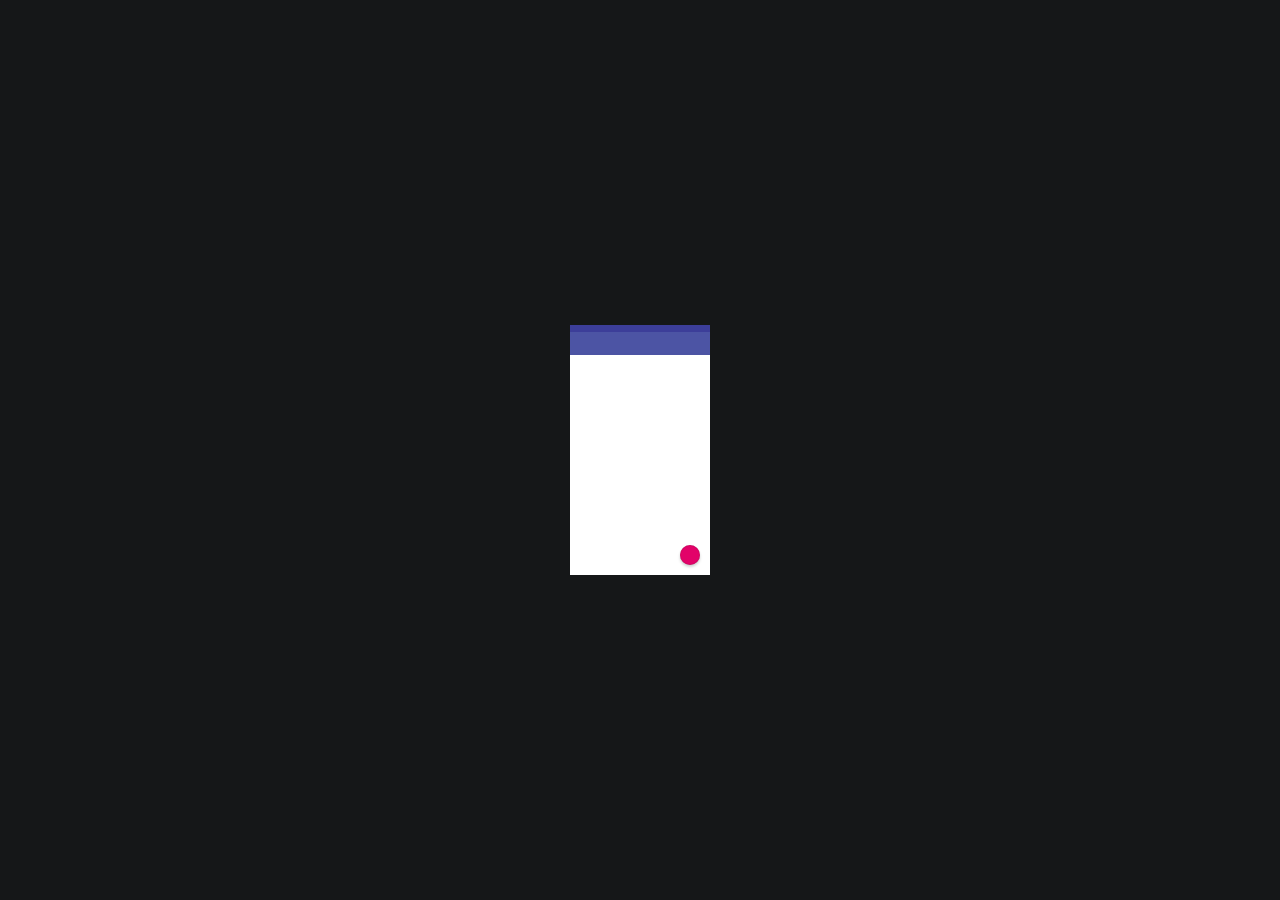
<file: animation/index.html>
<html>

<head>
    <title>Animation</title>
    <link rel="stylesheet" type="text/css" href="style.css">
    <link rel="icon" type="image/png" href="https://u.teknik.io/aL524.png">
</head>

<body>
    <main rel='main'>
        <section role='presentation'>
            <header></header>
            <article></article>
            <button></button>
        </section>
    </main>
</body>

</html>
</file>
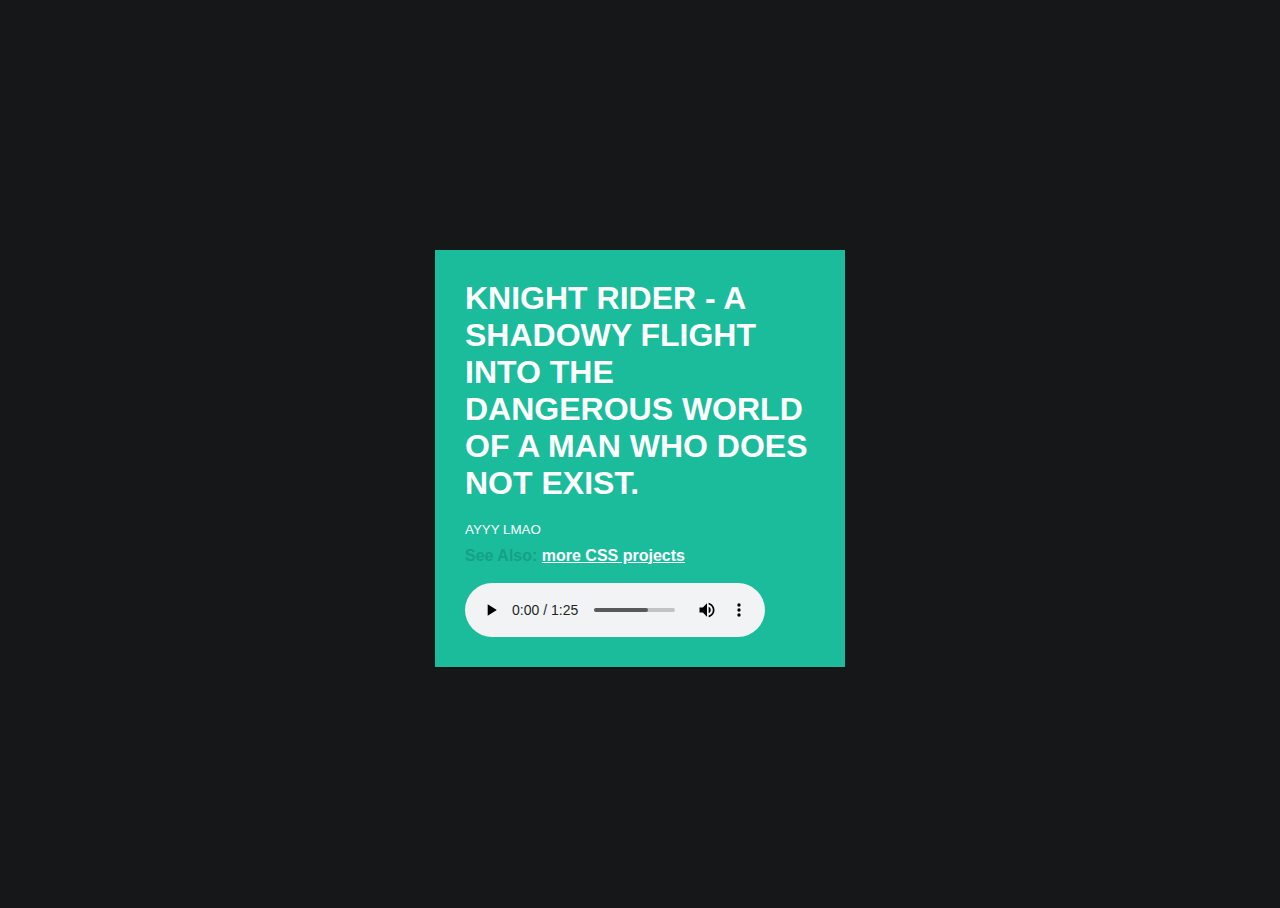
<file: card/index.html>
<html>

<head>
    <title>Card</title>
    <link rel="stylesheet" type="text/css" href="style.css">
    <link rel="icon" type="image/png" href="https://u.teknik.io/aL524.png">
</head>

<body>
    <div class="card">
        <h1 class="entry-title">
            <a href="#">Knight Rider - A shadowy flight into the dangerous world of a man who does not exist.</a>
        </h1>
        <small>Ayyy lmao</small>
        <span>See Also: <a href="/" target="_blank">more CSS projects</a></span>
        <br>
        <audio controls autoplay preload="auto">
            <source src="kr.mp3" type="audio/mpeg">
                Your browser does not support the audio element.
        </audio>
    </div>

</body>

</html>
</file>
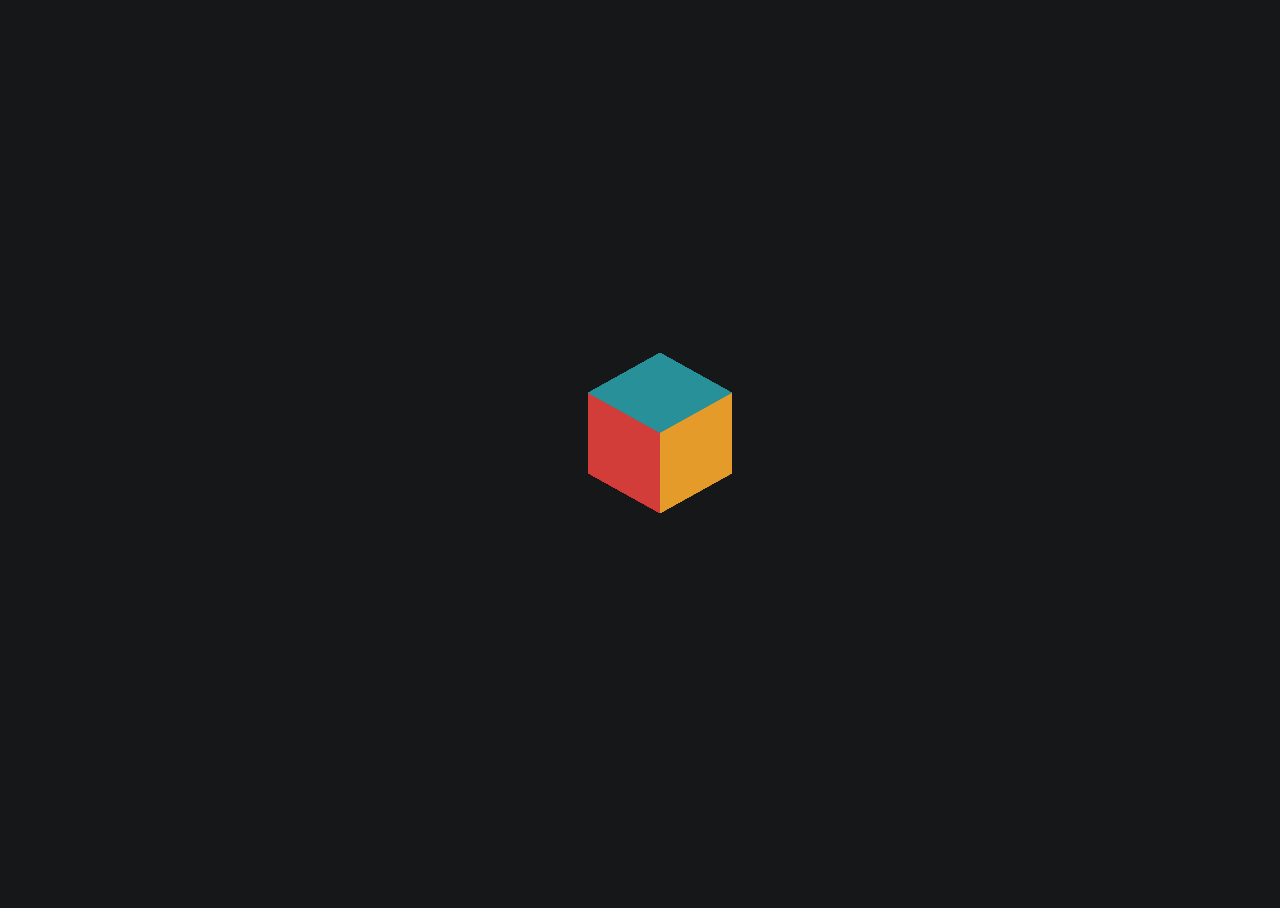
<file: cubes/index.html>
<html>

<head>
    <title>Cubes</title>
    <link rel="stylesheet" type="text/css" href="style.css">
    <link rel="icon" type="image/png" href="https://u.teknik.io/aL524.png">
</head>

<body>
    <div class="layer bottom">
        <div class="cube nw"></div>
        <div class="cube w"></div>
        <div class="cube n"></div>
        <div class="cube ne"></div>
        <div class="cube "></div>
        <div class="cube sw"></div>
        <div class="cube s"></div>
        <div class="cube e"></div>
        <div class="cube se"></div>
    </div>
    <div class="layer">
        <div class="cube nw"></div>
        <div class="cube w"></div>
        <div class="cube n"></div>
        <div class="cube ne"></div>
        <div class="cube "></div>
        <div class="cube sw"></div>
        <div class="cube s"></div>
        <div class="cube e"></div>
        <div class="cube se"></div>
    </div>
    <div class="layer top">
        <div class="cube nw"></div>
        <div class="cube w"></div>
        <div class="cube n"></div>
        <div class="cube ne"></div>
        <div class="cube "></div>
        <div class="cube sw"></div>
        <div class="cube s"></div>
        <div class="cube e"></div>
        <div class="cube se"></div>
    </div>
</body>

</html>
</file>
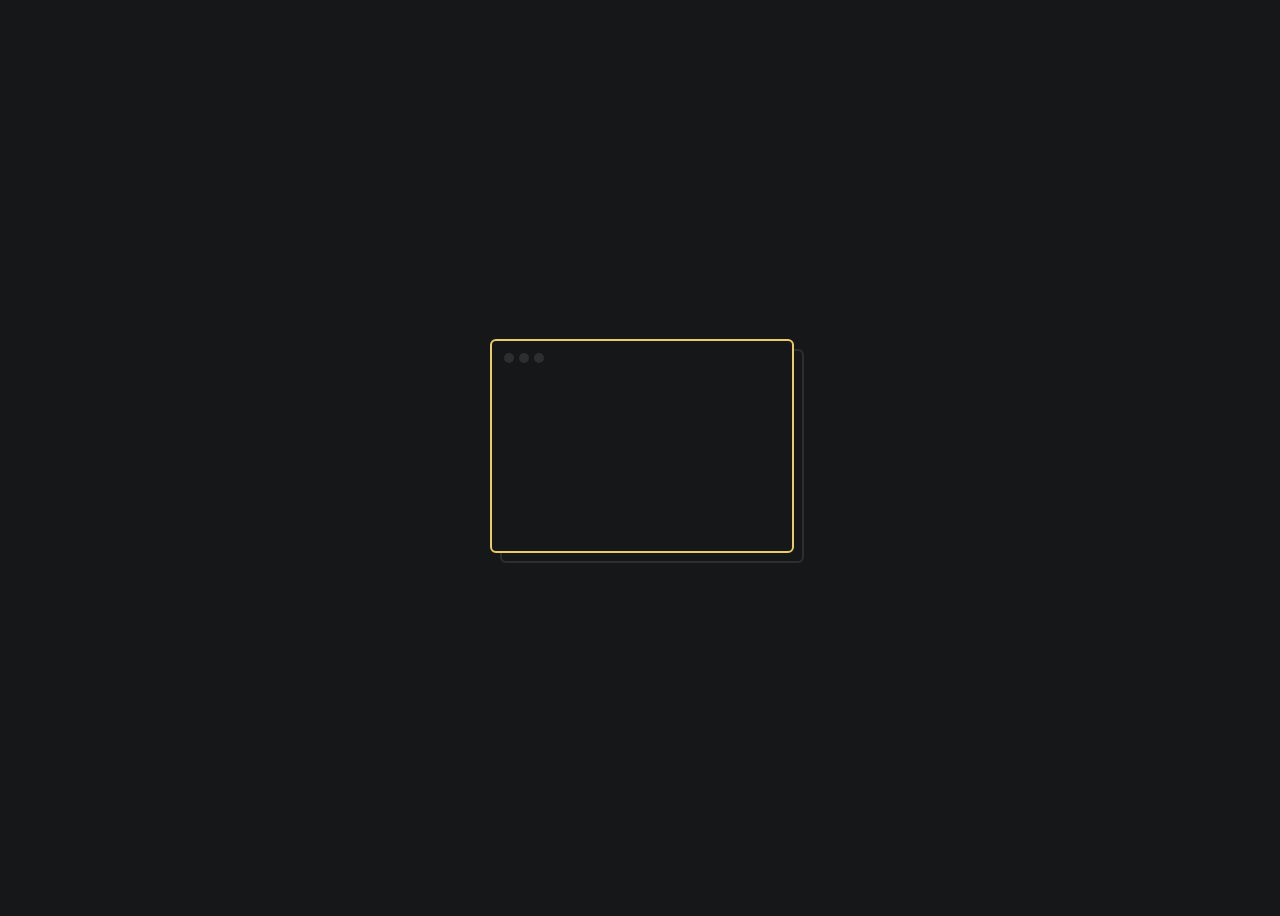
<file: morph/index.html>
<html>

<head>
    <title>Morph</title>
    <link rel="stylesheet" type="text/css" href="style.css">
    <link rel="icon" type="image/png" href="https://u.teknik.io/aL524.png">
</head>

<body>
    <div class="absolute-center">

        <figure class="device">
            <figcaption class="ir">
            </figcaption>
        </figure>

    </div>
</body>

</html>
</file>
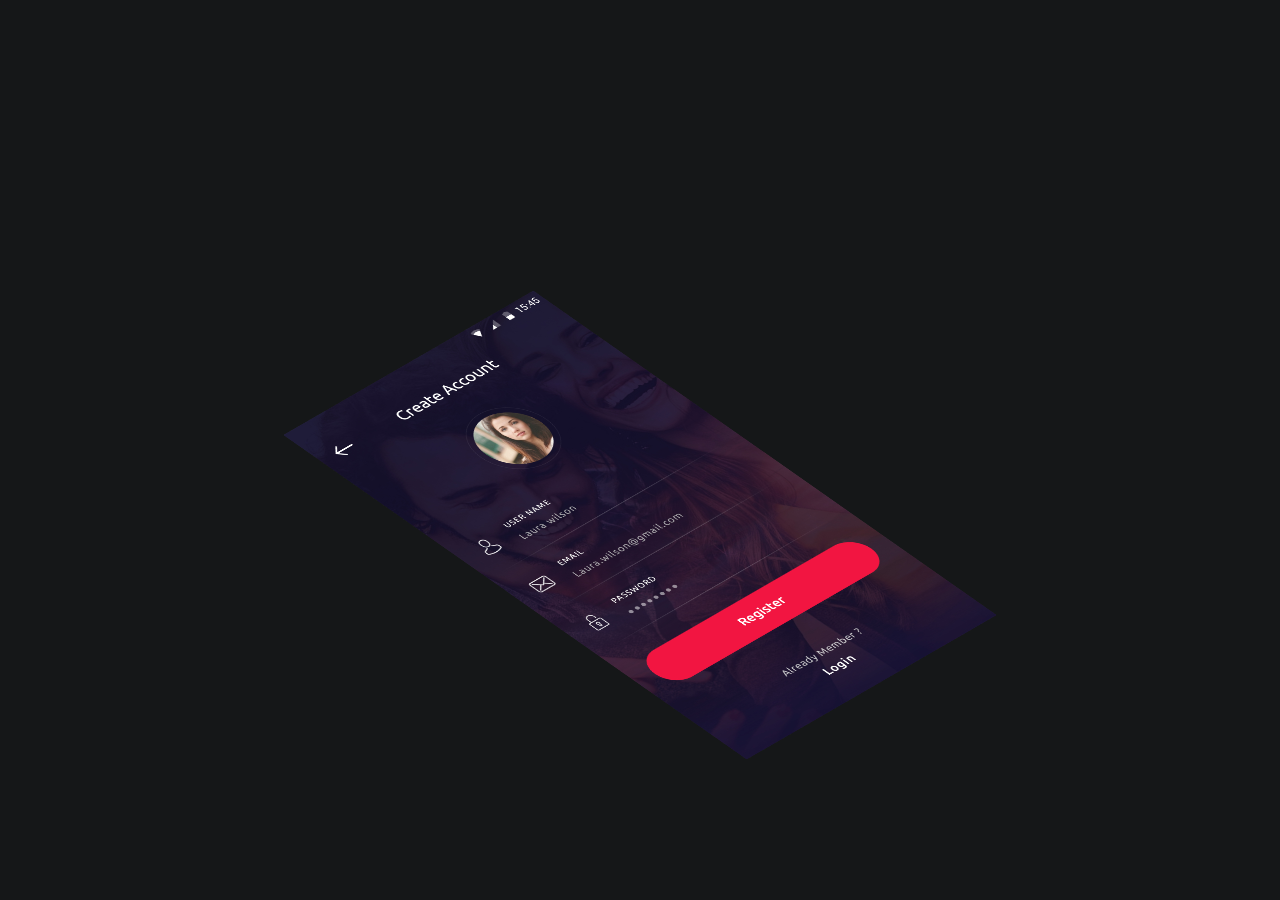
<file: stack/index.html>
<html>

<head>
    <title>Stacking</title>
    <link rel="stylesheet" type="text/css" href="style.css">
    <link rel="icon" type="image/png" href="https://u.teknik.io/aL524.png">
</head>

<body>
    <div class="box">
        <div class="layer"></div>
        <div class="layer"></div>
        <div class="layer"></div>
        <div class="layer"></div>
    </div>
</body>

</html>
</file>
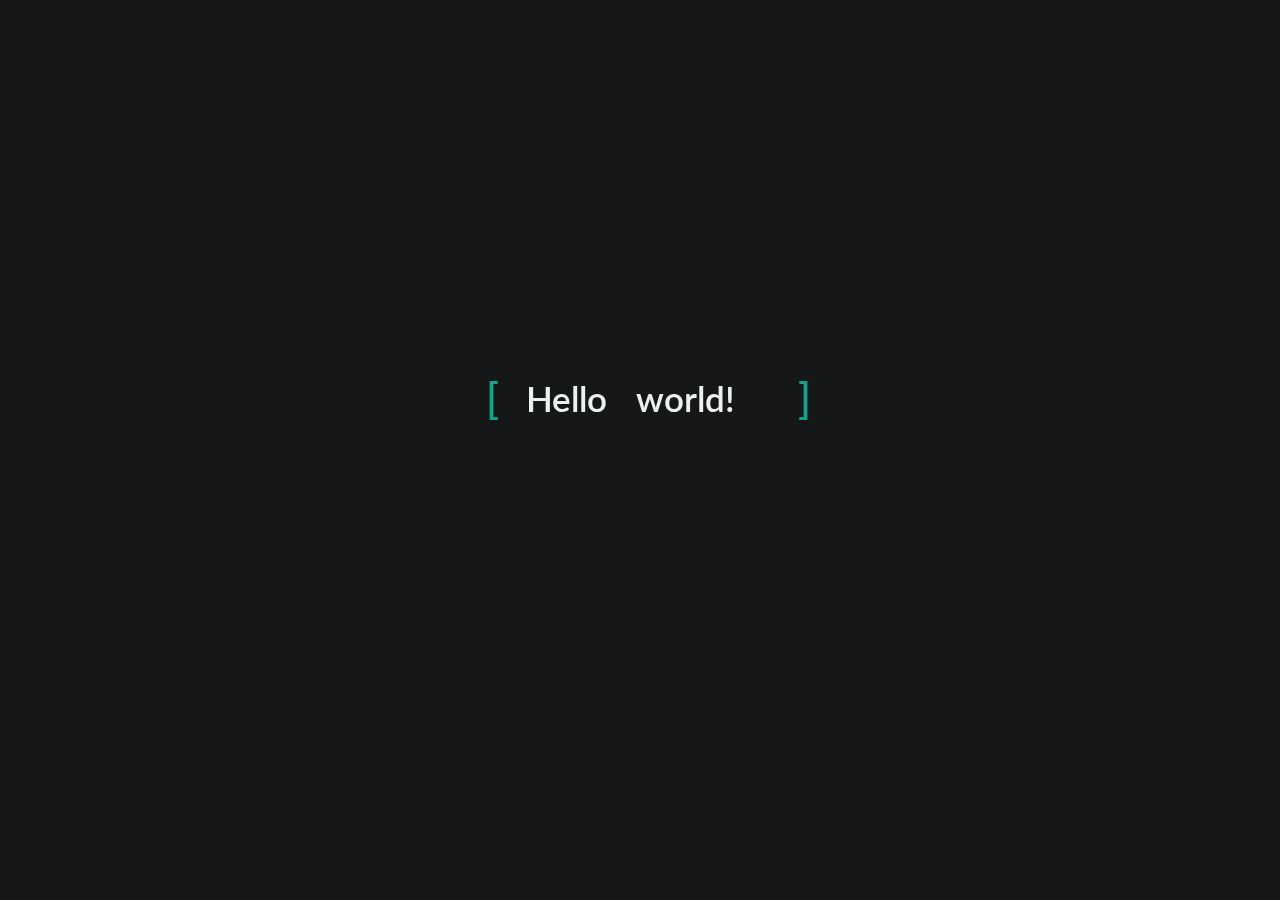
<file: welcome/index.html>
<html>

<head>
    <title>Welcome</title>
    <link rel="stylesheet" type="text/css" href="style.css">
    <link rel="icon" type="image/png" href="https://u.teknik.io/aL524.png">
</head>

<body>
    <link href="https://fonts.googleapis.com/css?family=Lato" rel="stylesheet">

    <div class="content">
        <div class="content__container">
            <p class="content__container__text">
                Hello
            </p>

            <ul class="content__container__list">
                <li class="content__container__list__item">world!</li>
                <li class="content__container__list__item">mono!</li>
                <li class="content__container__list__item">oliver!</li>
                <li class="content__container__list__item">peanuts!</li>
            </ul>
        </div>
    </div>
</body>

</html>
</file>
<file: animation/style.css>
section {
    position: relative;
    width: 140px;
    height: 250px;
    background-color: #efeff3;
    -webkit-animation: window forwards 4s infinite;
    animation: window forwards 4s infinite;
    overflow: hidden;
}

section>* {
    position: absolute;
}

header {
    top: 0;
    left: 0;
    width: 100%;
    height: 30px;
    border-top: 7px solid #3c3e99;
    background-color: #4c54a4;
    -webkit-animation: header forwards 4s infinite;
    animation: header forwards 4s infinite;
}

article {
    top: 30px;
    left: 50%;
    width: 140px;
    height: 220px;
    box-shadow: 0 2px 4px rgba(100, 100, 100, 0.1);
    background-color: #fff;
    -webkit-transform: translateX(-50%);
    transform: translateX(-50%);
    -webkit-animation: article forwards 4s infinite;
    animation: article forwards 4s infinite;
}

article::after {
    position: absolute;
    top: 100%;
    margin-top: 15px;
    width: 100%;
    height: 100px;
    background-color: #fff;
    box-shadow: 0 2px 4px rgba(100, 100, 100, 0.1);
    content: '';
}

button {
    position: absolute;
    right: 10px;
    top: 220px;
    margin: 0;
    padding: 0;
    width: 20px;
    height: 20px;
    border: 0;
    border-radius: 100%;
    box-shadow: inset 0 0 1px rgba(0, 0, 0, 0.4), 0 2px 3px rgba(0, 0, 0, 0.2);
    -webkit-appearance: none;
    background-color: #e20269;
    -webkit-animation: button forwards 4s infinite;
    animation: button forwards 4s infinite;
}

@-webkit-keyframes window {
    0%,
    15%,
    90% {
        width: 140px;
        height: 250px;
    }
    30%,
    45% {
        width: 400px;
        height: 300px;
    }
    60%,
    75% {
        width: 560px;
        height: 370px;
    }
}

@keyframes window {
    0%,
    15%,
    90% {
        width: 140px;
        height: 250px;
    }
    30%,
    45% {
        width: 400px;
        height: 300px;
    }
    60%,
    75% {
        width: 560px;
        height: 370px;
    }
}

@-webkit-keyframes header {
    0%,
    15%,
    90% {
        width: 100%;
        height: 30px;
        border-top-width: 7px;
    }
    30%,
    45% {
        height: 90px;
        border-top-width: 12px;
    }
    60%,
    75% {
        height: 105px;
        border-top-width: 14px;
    }
}

@keyframes header {
    0%,
    15%,
    90% {
        width: 100%;
        height: 30px;
        border-top-width: 7px;
    }
    30%,
    45% {
        height: 90px;
        border-top-width: 12px;
    }
    60%,
    75% {
        height: 105px;
        border-top-width: 14px;
    }
}

@-webkit-keyframes article {
    0%,
    15%,
    90% {
        top: #4c54a4;
        width: 140px;
        height: 220px;
    }
    30%,
    45% {
        top: 35px;
        width: 270px;
        height: 220px;
    }
    60%,
    75% {
        top: 35px;
        width: 290px;
        height: 225px;
    }
}

@keyframes article {
    0%,
    15%,
    90% {
        top: #4c54a4;
        width: 140px;
        height: 220px;
    }
    30%,
    45% {
        top: 35px;
        width: 270px;
        height: 220px;
    }
    60%,
    75% {
        top: 35px;
        width: 290px;
        height: 225px;
    }
}

@-webkit-keyframes button {
    0%,
    15%,
    90% {
        right: 10px;
        top: 220px;
        width: 20px;
        height: 20px;
    }
    30%,
    45% {
        right: 20px;
        top: 77px;
        width: 26px;
        height: 26px;
    }
    60%,
    75% {
        right: 25px;
        top: 92px;
        width: 26px;
        height: 26px;
    }
}

@keyframes button {
    0%,
    15%,
    90% {
        right: 10px;
        top: 220px;
        width: 20px;
        height: 20px;
    }
    30%,
    45% {
        right: 20px;
        top: 77px;
        width: 26px;
        height: 26px;
    }
    60%,
    75% {
        right: 25px;
        top: 92px;
        width: 26px;
        height: 26px;
    }
}

* {
    box-sizing: border-box;
}

html,
body {
    margin: 0;
    padding: 0;
    height: 100%;
}

body {
    display: flex;
    justify-content: center;
    align-items: center;
    background-color: #151718;
}

.credit {
    display: none;
    position: fixed;
    right: 20px;
    bottom: 20px;
    margin: 0;
    color: #fff;
    font-size: 14px;
    font-family: Avenir Next, Helvetica Neue, sans-serif;
}

@media (min-height: 500px) {
    .credit {
        display: block;
    }
}

.credit a {
    display: inline-block;
    color: #fff;
    text-decoration: none;
    border-bottom: 1px dashed rgba(255, 255, 255, 0.3);
    transition: border-color ease-out .15s;
}

.credit a:focus,
.credit a:hover {
    border-bottom-color: #fff;
}
</file>
<file: card/style.css>
html,
body {
    height: 100%;
}

body {
    background: #151718;
    display: flex;
}

.card {
    width: 350px;
    padding: 30px;
    background: #1abc9c;
    margin: auto;
    transition: .3s ease;
    box-shadow: 0 1px 1px rgba(0, 0, 0, 0.3);
}

.card:hover {
    box-shadow: 0 5px 20px rgba(0, 0, 0, 0.8);
    transform: translateY(-10px) scale(1.02);
}

.card:hover .entry-title {
    background-position: -100% 0;
}

.entry-title {
    background: linear-gradient(to right, rgba(255, 255, 255, 0) 50%, #16a085 50%);
    background-size: 200%;
    background-position: 0 0;
    display: inline;
    transition: .5s ease-in-out;
    font-family: raleway, arial, sans-serif;
    text-transform: uppercase;
}

.entry-title a {
    color: white;
    text-decoration: none;
}

small {
    margin-top: 20px;
    display: block;
    font-family: raleway, arial, sans-serif;
    color: white;
    text-transform: uppercase;
}

small a {
    font-weight: 700;
    color: white;
    text-decoration: none;
}

span {
    display: block;
    margin-top: 10px;
    font-family: raleway, arial, sans-serif;
    font-weight: 700;
    color: #16a085;
}

span a {
    color: white;
}
</file>
<file: cubes/style.css>
.layer {
    position: absolute;
    width: 100%;
    height: 100%;
}

.layer.top {
    -webkit-animation: 3.7s top cubic-bezier(0.645, 0.045, 0.355, 1) infinite;
    animation: 3.7s top cubic-bezier(0.645, 0.045, 0.355, 1) infinite;
}

.layer.bottom {
    -webkit-animation: 3.7s bottom cubic-bezier(0.645, 0.045, 0.355, 1) infinite;
    animation: 3.7s bottom cubic-bezier(0.645, 0.045, 0.355, 1) infinite;
}

.n {
    -webkit-animation: 3.7s "n" cubic-bezier(0.645, 0.045, 0.355, 1) infinite;
    animation: 3.7s "n" cubic-bezier(0.645, 0.045, 0.355, 1) infinite;
}

@-webkit-keyframes n {
    0%,
    83.33%,
    100% {
        -webkit-transform: matrix(0.9, 0.5, 0, 1, 0, 0) translate(79px, -79px);
        transform: matrix(0.9, 0.5, 0, 1, 0, 0) translate(79px, -79px);
    }
    16.66% {
        -webkit-transform: matrix(0.9, 0.5, 0, 1, 0, 0) translate(79px, -79px);
        transform: matrix(0.9, 0.5, 0, 1, 0, 0) translate(79px, -79px);
    }
    33.33%,
    50% {
        -webkit-transform: matrix(0.9, 0.5, 0, 1, 0, 0) translate(158px, -158px);
        transform: matrix(0.9, 0.5, 0, 1, 0, 0) translate(158px, -158px);
    }
    66.66% {
        -webkit-transform: matrix(0.9, 0.5, 0, 1, 0, 0) translate(158px, -158px);
        transform: matrix(0.9, 0.5, 0, 1, 0, 0) translate(158px, -158px);
    }
}

@keyframes n {
    0%,
    83.33%,
    100% {
        -webkit-transform: matrix(0.9, 0.5, 0, 1, 0, 0) translate(79px, -79px);
        transform: matrix(0.9, 0.5, 0, 1, 0, 0) translate(79px, -79px);
    }
    16.66% {
        -webkit-transform: matrix(0.9, 0.5, 0, 1, 0, 0) translate(79px, -79px);
        transform: matrix(0.9, 0.5, 0, 1, 0, 0) translate(79px, -79px);
    }
    33.33%,
    50% {
        -webkit-transform: matrix(0.9, 0.5, 0, 1, 0, 0) translate(158px, -158px);
        transform: matrix(0.9, 0.5, 0, 1, 0, 0) translate(158px, -158px);
    }
    66.66% {
        -webkit-transform: matrix(0.9, 0.5, 0, 1, 0, 0) translate(158px, -158px);
        transform: matrix(0.9, 0.5, 0, 1, 0, 0) translate(158px, -158px);
    }
}

.s {
    -webkit-animation: 3.7s "s" cubic-bezier(0.645, 0.045, 0.355, 1) infinite;
    animation: 3.7s "s" cubic-bezier(0.645, 0.045, 0.355, 1) infinite;
}

@-webkit-keyframes s {
    0%,
    83.33%,
    100% {
        -webkit-transform: matrix(0.9, 0.5, 0, 1, 0, 0) translate(-79px, 79px);
        transform: matrix(0.9, 0.5, 0, 1, 0, 0) translate(-79px, 79px);
    }
    16.66% {
        -webkit-transform: matrix(0.9, 0.5, 0, 1, 0, 0) translate(-79px, 79px);
        transform: matrix(0.9, 0.5, 0, 1, 0, 0) translate(-79px, 79px);
    }
    33.33%,
    50% {
        -webkit-transform: matrix(0.9, 0.5, 0, 1, 0, 0) translate(-158px, 158px);
        transform: matrix(0.9, 0.5, 0, 1, 0, 0) translate(-158px, 158px);
    }
    66.66% {
        -webkit-transform: matrix(0.9, 0.5, 0, 1, 0, 0) translate(-158px, 158px);
        transform: matrix(0.9, 0.5, 0, 1, 0, 0) translate(-158px, 158px);
    }
}

@keyframes s {
    0%,
    83.33%,
    100% {
        -webkit-transform: matrix(0.9, 0.5, 0, 1, 0, 0) translate(-79px, 79px);
        transform: matrix(0.9, 0.5, 0, 1, 0, 0) translate(-79px, 79px);
    }
    16.66% {
        -webkit-transform: matrix(0.9, 0.5, 0, 1, 0, 0) translate(-79px, 79px);
        transform: matrix(0.9, 0.5, 0, 1, 0, 0) translate(-79px, 79px);
    }
    33.33%,
    50% {
        -webkit-transform: matrix(0.9, 0.5, 0, 1, 0, 0) translate(-158px, 158px);
        transform: matrix(0.9, 0.5, 0, 1, 0, 0) translate(-158px, 158px);
    }
    66.66% {
        -webkit-transform: matrix(0.9, 0.5, 0, 1, 0, 0) translate(-158px, 158px);
        transform: matrix(0.9, 0.5, 0, 1, 0, 0) translate(-158px, 158px);
    }
}

.e {
    -webkit-animation: 3.7s "e" cubic-bezier(0.645, 0.045, 0.355, 1) infinite;
    animation: 3.7s "e" cubic-bezier(0.645, 0.045, 0.355, 1) infinite;
}

@-webkit-keyframes e {
    0%,
    83.33%,
    100% {
        -webkit-transform: matrix(0.9, 0.5, 0, 1, 0, 0) translate(79px, 0);
        transform: matrix(0.9, 0.5, 0, 1, 0, 0) translate(79px, 0);
    }
    16.66% {
        -webkit-transform: matrix(0.9, 0.5, 0, 1, 0, 0) translate(158px, 0);
        transform: matrix(0.9, 0.5, 0, 1, 0, 0) translate(158px, 0);
    }
    33.33%,
    50% {
        -webkit-transform: matrix(0.9, 0.5, 0, 1, 0, 0) translate(158px, 0);
        transform: matrix(0.9, 0.5, 0, 1, 0, 0) translate(158px, 0);
    }
    66.66% {
        -webkit-transform: matrix(0.9, 0.5, 0, 1, 0, 0) translate(79px, 0);
        transform: matrix(0.9, 0.5, 0, 1, 0, 0) translate(79px, 0);
    }
}

@keyframes e {
    0%,
    83.33%,
    100% {
        -webkit-transform: matrix(0.9, 0.5, 0, 1, 0, 0) translate(79px, 0);
        transform: matrix(0.9, 0.5, 0, 1, 0, 0) translate(79px, 0);
    }
    16.66% {
        -webkit-transform: matrix(0.9, 0.5, 0, 1, 0, 0) translate(158px, 0);
        transform: matrix(0.9, 0.5, 0, 1, 0, 0) translate(158px, 0);
    }
    33.33%,
    50% {
        -webkit-transform: matrix(0.9, 0.5, 0, 1, 0, 0) translate(158px, 0);
        transform: matrix(0.9, 0.5, 0, 1, 0, 0) translate(158px, 0);
    }
    66.66% {
        -webkit-transform: matrix(0.9, 0.5, 0, 1, 0, 0) translate(79px, 0);
        transform: matrix(0.9, 0.5, 0, 1, 0, 0) translate(79px, 0);
    }
}

.w {
    -webkit-animation: 3.7s "w" cubic-bezier(0.645, 0.045, 0.355, 1) infinite;
    animation: 3.7s "w" cubic-bezier(0.645, 0.045, 0.355, 1) infinite;
}

@-webkit-keyframes w {
    0%,
    83.33%,
    100% {
        -webkit-transform: matrix(0.9, 0.5, 0, 1, 0, 0) translate(-79px, 0);
        transform: matrix(0.9, 0.5, 0, 1, 0, 0) translate(-79px, 0);
    }
    16.66% {
        -webkit-transform: matrix(0.9, 0.5, 0, 1, 0, 0) translate(-158px, 0);
        transform: matrix(0.9, 0.5, 0, 1, 0, 0) translate(-158px, 0);
    }
    33.33%,
    50% {
        -webkit-transform: matrix(0.9, 0.5, 0, 1, 0, 0) translate(-158px, 0);
        transform: matrix(0.9, 0.5, 0, 1, 0, 0) translate(-158px, 0);
    }
    66.66% {
        -webkit-transform: matrix(0.9, 0.5, 0, 1, 0, 0) translate(-79px, 0);
        transform: matrix(0.9, 0.5, 0, 1, 0, 0) translate(-79px, 0);
    }
}

@keyframes w {
    0%,
    83.33%,
    100% {
        -webkit-transform: matrix(0.9, 0.5, 0, 1, 0, 0) translate(-79px, 0);
        transform: matrix(0.9, 0.5, 0, 1, 0, 0) translate(-79px, 0);
    }
    16.66% {
        -webkit-transform: matrix(0.9, 0.5, 0, 1, 0, 0) translate(-158px, 0);
        transform: matrix(0.9, 0.5, 0, 1, 0, 0) translate(-158px, 0);
    }
    33.33%,
    50% {
        -webkit-transform: matrix(0.9, 0.5, 0, 1, 0, 0) translate(-158px, 0);
        transform: matrix(0.9, 0.5, 0, 1, 0, 0) translate(-158px, 0);
    }
    66.66% {
        -webkit-transform: matrix(0.9, 0.5, 0, 1, 0, 0) translate(-79px, 0);
        transform: matrix(0.9, 0.5, 0, 1, 0, 0) translate(-79px, 0);
    }
}

.ne {
    -webkit-animation: 3.7s "ne" cubic-bezier(0.645, 0.045, 0.355, 1) infinite;
    animation: 3.7s "ne" cubic-bezier(0.645, 0.045, 0.355, 1) infinite;
}

@-webkit-keyframes ne {
    0%,
    83.33%,
    100% {
        -webkit-transform: matrix(0.9, 0.5, 0, 1, 0, 0) translate(158px, -79px);
        transform: matrix(0.9, 0.5, 0, 1, 0, 0) translate(158px, -79px);
    }
    16.66% {
        -webkit-transform: matrix(0.9, 0.5, 0, 1, 0, 0) translate(237px, -79px);
        transform: matrix(0.9, 0.5, 0, 1, 0, 0) translate(237px, -79px);
    }
    33.33%,
    50% {
        -webkit-transform: matrix(0.9, 0.5, 0, 1, 0, 0) translate(316px, -158px);
        transform: matrix(0.9, 0.5, 0, 1, 0, 0) translate(316px, -158px);
    }
    66.66% {
        -webkit-transform: matrix(0.9, 0.5, 0, 1, 0, 0) translate(237px, -158px);
        transform: matrix(0.9, 0.5, 0, 1, 0, 0) translate(237px, -158px);
    }
}

@keyframes ne {
    0%,
    83.33%,
    100% {
        -webkit-transform: matrix(0.9, 0.5, 0, 1, 0, 0) translate(158px, -79px);
        transform: matrix(0.9, 0.5, 0, 1, 0, 0) translate(158px, -79px);
    }
    16.66% {
        -webkit-transform: matrix(0.9, 0.5, 0, 1, 0, 0) translate(237px, -79px);
        transform: matrix(0.9, 0.5, 0, 1, 0, 0) translate(237px, -79px);
    }
    33.33%,
    50% {
        -webkit-transform: matrix(0.9, 0.5, 0, 1, 0, 0) translate(316px, -158px);
        transform: matrix(0.9, 0.5, 0, 1, 0, 0) translate(316px, -158px);
    }
    66.66% {
        -webkit-transform: matrix(0.9, 0.5, 0, 1, 0, 0) translate(237px, -158px);
        transform: matrix(0.9, 0.5, 0, 1, 0, 0) translate(237px, -158px);
    }
}

.se {
    -webkit-animation: 3.7s "se" cubic-bezier(0.645, 0.045, 0.355, 1) infinite;
    animation: 3.7s "se" cubic-bezier(0.645, 0.045, 0.355, 1) infinite;
}

@-webkit-keyframes se {
    0%,
    83.33%,
    100% {
        -webkit-transform: matrix(0.9, 0.5, 0, 1, 0, 0) translate(0, 79px);
        transform: matrix(0.9, 0.5, 0, 1, 0, 0) translate(0, 79px);
    }
    16.66% {
        -webkit-transform: matrix(0.9, 0.5, 0, 1, 0, 0) translate(79px, 79px);
        transform: matrix(0.9, 0.5, 0, 1, 0, 0) translate(79px, 79px);
    }
    33.33%,
    50% {
        -webkit-transform: matrix(0.9, 0.5, 0, 1, 0, 0) translate(0px, 158px);
        transform: matrix(0.9, 0.5, 0, 1, 0, 0) translate(0px, 158px);
    }
    66.66% {
        -webkit-transform: matrix(0.9, 0.5, 0, 1, 0, 0) translate(-79px, 158px);
        transform: matrix(0.9, 0.5, 0, 1, 0, 0) translate(-79px, 158px);
    }
}

@keyframes se {
    0%,
    83.33%,
    100% {
        -webkit-transform: matrix(0.9, 0.5, 0, 1, 0, 0) translate(0, 79px);
        transform: matrix(0.9, 0.5, 0, 1, 0, 0) translate(0, 79px);
    }
    16.66% {
        -webkit-transform: matrix(0.9, 0.5, 0, 1, 0, 0) translate(79px, 79px);
        transform: matrix(0.9, 0.5, 0, 1, 0, 0) translate(79px, 79px);
    }
    33.33%,
    50% {
        -webkit-transform: matrix(0.9, 0.5, 0, 1, 0, 0) translate(0px, 158px);
        transform: matrix(0.9, 0.5, 0, 1, 0, 0) translate(0px, 158px);
    }
    66.66% {
        -webkit-transform: matrix(0.9, 0.5, 0, 1, 0, 0) translate(-79px, 158px);
        transform: matrix(0.9, 0.5, 0, 1, 0, 0) translate(-79px, 158px);
    }
}

.sw {
    -webkit-animation: 3.7s "sw" cubic-bezier(0.645, 0.045, 0.355, 1) infinite;
    animation: 3.7s "sw" cubic-bezier(0.645, 0.045, 0.355, 1) infinite;
}

@-webkit-keyframes sw {
    0%,
    83.33%,
    100% {
        -webkit-transform: matrix(0.9, 0.5, 0, 1, 0, 0) translate(-158px, 79px);
        transform: matrix(0.9, 0.5, 0, 1, 0, 0) translate(-158px, 79px);
    }
    16.66% {
        -webkit-transform: matrix(0.9, 0.5, 0, 1, 0, 0) translate(-237px, 79px);
        transform: matrix(0.9, 0.5, 0, 1, 0, 0) translate(-237px, 79px);
    }
    33.33%,
    50% {
        -webkit-transform: matrix(0.9, 0.5, 0, 1, 0, 0) translate(-316px, 158px);
        transform: matrix(0.9, 0.5, 0, 1, 0, 0) translate(-316px, 158px);
    }
    66.66% {
        -webkit-transform: matrix(0.9, 0.5, 0, 1, 0, 0) translate(-237px, 158px);
        transform: matrix(0.9, 0.5, 0, 1, 0, 0) translate(-237px, 158px);
    }
}

@keyframes sw {
    0%,
    83.33%,
    100% {
        -webkit-transform: matrix(0.9, 0.5, 0, 1, 0, 0) translate(-158px, 79px);
        transform: matrix(0.9, 0.5, 0, 1, 0, 0) translate(-158px, 79px);
    }
    16.66% {
        -webkit-transform: matrix(0.9, 0.5, 0, 1, 0, 0) translate(-237px, 79px);
        transform: matrix(0.9, 0.5, 0, 1, 0, 0) translate(-237px, 79px);
    }
    33.33%,
    50% {
        -webkit-transform: matrix(0.9, 0.5, 0, 1, 0, 0) translate(-316px, 158px);
        transform: matrix(0.9, 0.5, 0, 1, 0, 0) translate(-316px, 158px);
    }
    66.66% {
        -webkit-transform: matrix(0.9, 0.5, 0, 1, 0, 0) translate(-237px, 158px);
        transform: matrix(0.9, 0.5, 0, 1, 0, 0) translate(-237px, 158px);
    }
}

.nw {
    -webkit-animation: 3.7s "nw" cubic-bezier(0.645, 0.045, 0.355, 1) infinite;
    animation: 3.7s "nw" cubic-bezier(0.645, 0.045, 0.355, 1) infinite;
}

@-webkit-keyframes nw {
    0%,
    83.33%,
    100% {
        -webkit-transform: matrix(0.9, 0.5, 0, 1, 0, 0) translate(0px, -79px);
        transform: matrix(0.9, 0.5, 0, 1, 0, 0) translate(0px, -79px);
    }
    16.66% {
        -webkit-transform: matrix(0.9, 0.5, 0, 1, 0, 0) translate(-79px, -79px);
        transform: matrix(0.9, 0.5, 0, 1, 0, 0) translate(-79px, -79px);
    }
    33.33%,
    50% {
        -webkit-transform: matrix(0.9, 0.5, 0, 1, 0, 0) translate(0px, -158px);
        transform: matrix(0.9, 0.5, 0, 1, 0, 0) translate(0px, -158px);
    }
    66.66% {
        -webkit-transform: matrix(0.9, 0.5, 0, 1, 0, 0) translate(79px, -158px);
        transform: matrix(0.9, 0.5, 0, 1, 0, 0) translate(79px, -158px);
    }
}

@keyframes nw {
    0%,
    83.33%,
    100% {
        -webkit-transform: matrix(0.9, 0.5, 0, 1, 0, 0) translate(0px, -79px);
        transform: matrix(0.9, 0.5, 0, 1, 0, 0) translate(0px, -79px);
    }
    16.66% {
        -webkit-transform: matrix(0.9, 0.5, 0, 1, 0, 0) translate(-79px, -79px);
        transform: matrix(0.9, 0.5, 0, 1, 0, 0) translate(-79px, -79px);
    }
    33.33%,
    50% {
        -webkit-transform: matrix(0.9, 0.5, 0, 1, 0, 0) translate(0px, -158px);
        transform: matrix(0.9, 0.5, 0, 1, 0, 0) translate(0px, -158px);
    }
    66.66% {
        -webkit-transform: matrix(0.9, 0.5, 0, 1, 0, 0) translate(79px, -158px);
        transform: matrix(0.9, 0.5, 0, 1, 0, 0) translate(79px, -158px);
    }
}

.cube {
    position: absolute;
    top: 45%;
    left: 45%;
    width: 80px;
    height: 80px;
    margin: 0 auto;
    background: #d33d39;
    -webkit-transform: matrix(0.9, 0.5, 0, 1, 0, 0);
    transform: matrix(0.9, 0.5, 0, 1, 0, 0);
}

.cube:before,
.cube:after {
    display: block;
    content: "";
    position: absolute;
    width: 100%;
    height: 100%;
}

.cube:before {
    background: #279099;
    -webkit-transform: matrix(1, -1, 1, 0, 40, -80);
    transform: matrix(1, -1, 1, 0, 40, -80);
}

.cube:after {
    background: #e59b2a;
    -webkit-transform: matrix(1, -1, 0, 1, 80, -40);
    transform: matrix(1, -1, 0, 1, 80, -40);
}

@-webkit-keyframes top {
    0%,
    33.33%,
    100% {
        -webkit-transform: translate(0, -79px);
        transform: translate(0, -79px);
    }
    50%,
    83.33% {
        -webkit-transform: translate(0, -158px);
        transform: translate(0, -158px);
    }
}

@keyframes top {
    0%,
    33.33%,
    100% {
        -webkit-transform: translate(0, -79px);
        transform: translate(0, -79px);
    }
    50%,
    83.33% {
        -webkit-transform: translate(0, -158px);
        transform: translate(0, -158px);
    }
}

@-webkit-keyframes bottom {
    0%,
    33.33%,
    100% {
        -webkit-transform: translate(0, 79px);
        transform: translate(0, 79px);
    }
    50%,
    83.33% {
        -webkit-transform: translate(0, 158px);
        transform: translate(0, 158px);
    }
}

@keyframes bottom {
    0%,
    33.33%,
    100% {
        -webkit-transform: translate(0, 79px);
        transform: translate(0, 79px);
    }
    50%,
    83.33% {
        -webkit-transform: translate(0, 158px);
        transform: translate(0, 158px);
    }
}

html {
    background-color: #151718;
}

html,
body {
    height: 100%;
    overflow: hidden;
}
</file>
<file: morph/style.css>
.device {
    position: relative;
    overflow: hidden;
    width: 100%;
    padding-top: 70%;
    margin: 0 auto;
    border: 2px solid #ebcb63;
    border-radius: 6px;
    box-shadow: 10px 10px 0 -2px #151718, 10px 10px 0 rgba(255, 255, 255, 0.1);
    -webkit-backface-visibility: hidden;
    backface-visibility: hidden;
    -webkit-animation: morphDevice 10s infinite cubic-bezier(1, 0.015, 0.295, 1.225) forwards;
    animation: morphDevice 10s infinite cubic-bezier(1, 0.015, 0.295, 1.225) forwards;
}

.device figcaption {
    position: absolute;
    top: 12px;
    left: 12px;
    width: 10px;
    height: 10px;
    background: rgba(255, 255, 255, 0.1);
    box-shadow: 15px 0 0 rgba(255, 255, 255, 0.1), 30px 0 0 rgba(255, 255, 255, 0.1);
    border-radius: 50%;
    -webkit-animation: morphButtons 10s infinite cubic-bezier(1, 0.015, 0.295, 1.225) forwards;
    animation: morphButtons 10s infinite cubic-bezier(1, 0.015, 0.295, 1.225) forwards;
    -webkit-backface-visibility: hidden;
    backface-visibility: hidden;
}

@-webkit-keyframes morphDevice {
    0%,
    15% {
        width: 100%;
        padding-top: 70%;
        margin-top: 0;
        border-color: #ebcb63;
        box-shadow: 10px 10px 0 -2px #151718, 10px 10px 0 rgba(255, 255, 255, 0.1);
        -webkit-transform: rotate(0);
        transform: rotate(0);
    }
    25%,
    40% {
        width: 70%;
        padding-top: 55%;
        margin-top: 7.5%;
        border-color: #4b8ac4;
        box-shadow: 9px -9px 0 -2px #151718, 9px -9px 0 rgba(255, 255, 255, 0.1);
        -webkit-transform: rotate(90deg);
        transform: rotate(90deg);
    }
    50%,
    65% {
        width: 28%;
        padding-top: 42%;
        margin-top: 15%;
        border-color: #ece9f2;
        box-shadow: -8px -8px 0 -2px #151718, -8px -8px 0 rgba(255, 255, 255, 0.1);
        -webkit-transform: rotate(180deg);
        transform: rotate(180deg);
    }
    75%,
    90% {
        width: 55%;
        padding-top: 70%;
        margin-top: 0;
        border-color: #57c39f;
        box-shadow: -9px 9px 0 -2px #151718, -9px 9px 0 rgba(255, 255, 255, 0.1);
        -webkit-transform: rotate(270deg);
        transform: rotate(270deg);
    }
    100% {
        width: 100%;
        padding-top: 70%;
        margin-top: 0;
        border-color: #ebcb63;
        box-shadow: 10px 10px 0 -2px #151718, 10px 10px 0 rgba(255, 255, 255, 0.1);
        -webkit-transform: rotate(360deg);
        transform: rotate(360deg);
    }
}

@keyframes morphDevice {
    0%,
    15% {
        width: 100%;
        padding-top: 70%;
        margin-top: 0;
        border-color: #ebcb63;
        box-shadow: 10px 10px 0 -2px #151718, 10px 10px 0 rgba(255, 255, 255, 0.1);
        -webkit-transform: rotate(0);
        transform: rotate(0);
    }
    25%,
    40% {
        width: 70%;
        padding-top: 55%;
        margin-top: 7.5%;
        border-color: #4b8ac4;
        box-shadow: 9px -9px 0 -2px #151718, 9px -9px 0 rgba(255, 255, 255, 0.1);
        -webkit-transform: rotate(90deg);
        transform: rotate(90deg);
    }
    50%,
    65% {
        width: 28%;
        padding-top: 42%;
        margin-top: 15%;
        border-color: #ece9f2;
        box-shadow: -8px -8px 0 -2px #151718, -8px -8px 0 rgba(255, 255, 255, 0.1);
        -webkit-transform: rotate(180deg);
        transform: rotate(180deg);
    }
    75%,
    90% {
        width: 55%;
        padding-top: 70%;
        margin-top: 0;
        border-color: #57c39f;
        box-shadow: -9px 9px 0 -2px #151718, -9px 9px 0 rgba(255, 255, 255, 0.1);
        -webkit-transform: rotate(270deg);
        transform: rotate(270deg);
    }
    100% {
        width: 100%;
        padding-top: 70%;
        margin-top: 0;
        border-color: #ebcb63;
        box-shadow: 10px 10px 0 -2px #151718, 10px 10px 0 rgba(255, 255, 255, 0.1);
        -webkit-transform: rotate(360deg);
        transform: rotate(360deg);
    }
}

@-webkit-keyframes morphButtons {
    0%,
    15%,
    100% {
        top: 12px;
        left: 12px;
        margin: 0;
        background: #ebcb63;
        box-shadow: 15px 0 0 rgba(255, 255, 255, 0.1), 30px 0 0 rgba(255, 255, 255, 0.1);
        -webkit-transform: scale(1);
        transform: scale(1);
    }
    25%,
    40% {
        top: 50%;
        left: 100%;
        margin: -5px 0 0 -20px;
        background: #4b8ac4;
        box-shadow: 0 0 0 250px rgba(255, 255, 255, 0.05), 0 0 0 100px transparent;
        -webkit-transform: scale(0.9);
        transform: scale(0.9);
    }
    50%,
    65% {
        top: 10px;
        left: 50%;
        margin: 0 0 0 -5px;
        background: #ece9f2;
        box-shadow: 0 -30px 0 rgba(255, 255, 255, 0.05), 0 -30px 0 rgba(255, 255, 255, 0.05);
        -webkit-transform: scale(0.8);
        transform: scale(0.8);
    }
    75%,
    90% {
        top: 100%;
        left: 50%;
        margin: -20px 0 0 -5px;
        background: #57c39f;
        box-shadow: 0 0 0 250px rgba(255, 255, 255, 0.05), 0 0 0 100px transparent;
        -webkit-transform: scale(0.9);
        transform: scale(0.9);
    }
}

@keyframes morphButtons {
    0%,
    15%,
    100% {
        top: 12px;
        left: 12px;
        margin: 0;
        background: #ebcb63;
        box-shadow: 15px 0 0 rgba(255, 255, 255, 0.1), 30px 0 0 rgba(255, 255, 255, 0.1);
        -webkit-transform: scale(1);
        transform: scale(1);
    }
    25%,
    40% {
        top: 50%;
        left: 100%;
        margin: -5px 0 0 -20px;
        background: #4b8ac4;
        box-shadow: 0 0 0 250px rgba(255, 255, 255, 0.05), 0 0 0 100px transparent;
        -webkit-transform: scale(0.9);
        transform: scale(0.9);
    }
    50%,
    65% {
        top: 10px;
        left: 50%;
        margin: 0 0 0 -5px;
        background: #ece9f2;
        box-shadow: 0 -30px 0 rgba(255, 255, 255, 0.05), 0 -30px 0 rgba(255, 255, 255, 0.05);
        -webkit-transform: scale(0.8);
        transform: scale(0.8);
    }
    75%,
    90% {
        top: 100%;
        left: 50%;
        margin: -20px 0 0 -5px;
        background: #57c39f;
        box-shadow: 0 0 0 250px rgba(255, 255, 255, 0.05), 0 0 0 100px transparent;
        -webkit-transform: scale(0.9);
        transform: scale(0.9);
    }
}

body {
    height: 100%;
    background: #151718;
}

.absolute-center {
    position: absolute;
    top: 50%;
    left: 50%;
    width: 300px;
    height: 222px;
    -webkit-transform: translate(-50%, -50%);
    transform: translate(-50%, -50%);
}

.ir {
    font: 0/0 a;
    text-shadow: none;
    color: transparent;
}
</file>
<file: stack/style.css>
body {
    margin: 0;
    padding: 0;
    width: 100%;
    height: 100vh;
    display: flex;
    background: #151718;
    align-items: center;
    justify-content: center;
    overflow: hidden;
}

.box {
    position: relative;
    width: 360px;
    height: 640px;
    margin-top: 150px;
    background: rgba(0, 0, 0, .1);
    transform: rotate(-30deg) skew(25deg) scale(.8);
}

.layer {
    position: absolute;
    top: 0;
    left: 0;
    display: block;
    width: 100%;
    height: 100%;
    background: url(02.jpg);
    background-size: cover;
    transition: 0.5s;
}

.box:hover .layer:nth-child(4) {
    transform: translate(160px, -160px);
    opacity: 1;
}

.box:hover .layer:nth-child(3) {
    transform: translate(120px, -120px);
    opacity: .8;
}

.box:hover .layer:nth-child(2) {
    transform: translate(80px, -80px);
    opacity: .6;
}

.box:hover .layer:nth-child(1) {
    transform: translate(40px, -40px);
    opacity: .4;
}
</file>
<file: welcome/style.css>
body {
    width: 100%;
    height: 100%;
    position: fixed;
    background-color: #151718;
}

.content {
    position: absolute;
    top: 50%;
    left: 50%;
    -webkit-transform: translate(-50%, -50%);
    transform: translate(-50%, -50%);
    height: 160px;
    overflow: hidden;
    font-family: 'Lato', sans-serif;
    font-size: 35px;
    line-height: 40px;
    color: #ecf0f1;
}

.content__container {
    font-weight: 600;
    overflow: hidden;
    height: 40px;
    padding: 0 40px;
}

.content__container:before {
    content: '[';
    left: 0;
}

.content__container:after {
    content: ']';
    position: absolute;
    right: 0;
}

.content__container:after,
.content__container:before {
    position: absolute;
    top: 0;
    color: #16a085;
    font-size: 42px;
    line-height: 40px;
    -webkit-animation-name: opacity;
    -webkit-animation-duration: 2s;
    -webkit-animation-iteration-count: infinite;
    animation-name: opacity;
    animation-duration: 2s;
    animation-iteration-count: infinite;
}

.content__container__text {
    display: inline;
    float: left;
    margin: 0;
}

.content__container__list {
    margin-top: 0;
    padding-left: 110px;
    text-align: left;
    list-style: none;
    -webkit-animation-name: change;
    -webkit-animation-duration: 10s;
    -webkit-animation-iteration-count: infinite;
    animation-name: change;
    animation-duration: 10s;
    animation-iteration-count: infinite;
}

.content__container__list__item {
    line-height: 40px;
    margin: 0;
}

@-webkit-keyframes opacity {
    0%,
    100% {
        opacity: 0;
    }
    50% {
        opacity: 1;
    }
}

@-webkit-keyframes change {
    0%,
    12.66%,
    100% {
        -webkit-transform: translate3d(0, 0, 0);
        transform: translate3d(0, 0, 0);
    }
    16.66%,
    29.32% {
        -webkit-transform: translate3d(0, -25%, 0);
        transform: translate3d(0, -25%, 0);
    }
    33.32%,
    45.98% {
        -webkit-transform: translate3d(0, -50%, 0);
        transform: translate3d(0, -50%, 0);
    }
    49.98%,
    62.64% {
        -webkit-transform: translate3d(0, -75%, 0);
        transform: translate3d(0, -75%, 0);
    }
    66.64%,
    79.3% {
        -webkit-transform: translate3d(0, -50%, 0);
        transform: translate3d(0, -50%, 0);
    }
    83.3%,
    95.96% {
        -webkit-transform: translate3d(0, -25%, 0);
        transform: translate3d(0, -25%, 0);
    }
}

@keyframes opacity {
    0%,
    100% {
        opacity: 0;
    }
    50% {
        opacity: 1;
    }
}

@keyframes change {
    0%,
    12.66%,
    100% {
        -webkit-transform: translate3d(0, 0, 0);
        transform: translate3d(0, 0, 0);
    }
    16.66%,
    29.32% {
        -webkit-transform: translate3d(0, -25%, 0);
        transform: translate3d(0, -25%, 0);
    }
    33.32%,
    45.98% {
        -webkit-transform: translate3d(0, -50%, 0);
        transform: translate3d(0, -50%, 0);
    }
    49.98%,
    62.64% {
        -webkit-transform: translate3d(0, -75%, 0);
        transform: translate3d(0, -75%, 0);
    }
    66.64%,
    79.3% {
        -webkit-transform: translate3d(0, -50%, 0);
        transform: translate3d(0, -50%, 0);
    }
    83.3%,
    95.96% {
        -webkit-transform: translate3d(0, -25%, 0);
        transform: translate3d(0, -25%, 0);
    }
}
</file>
